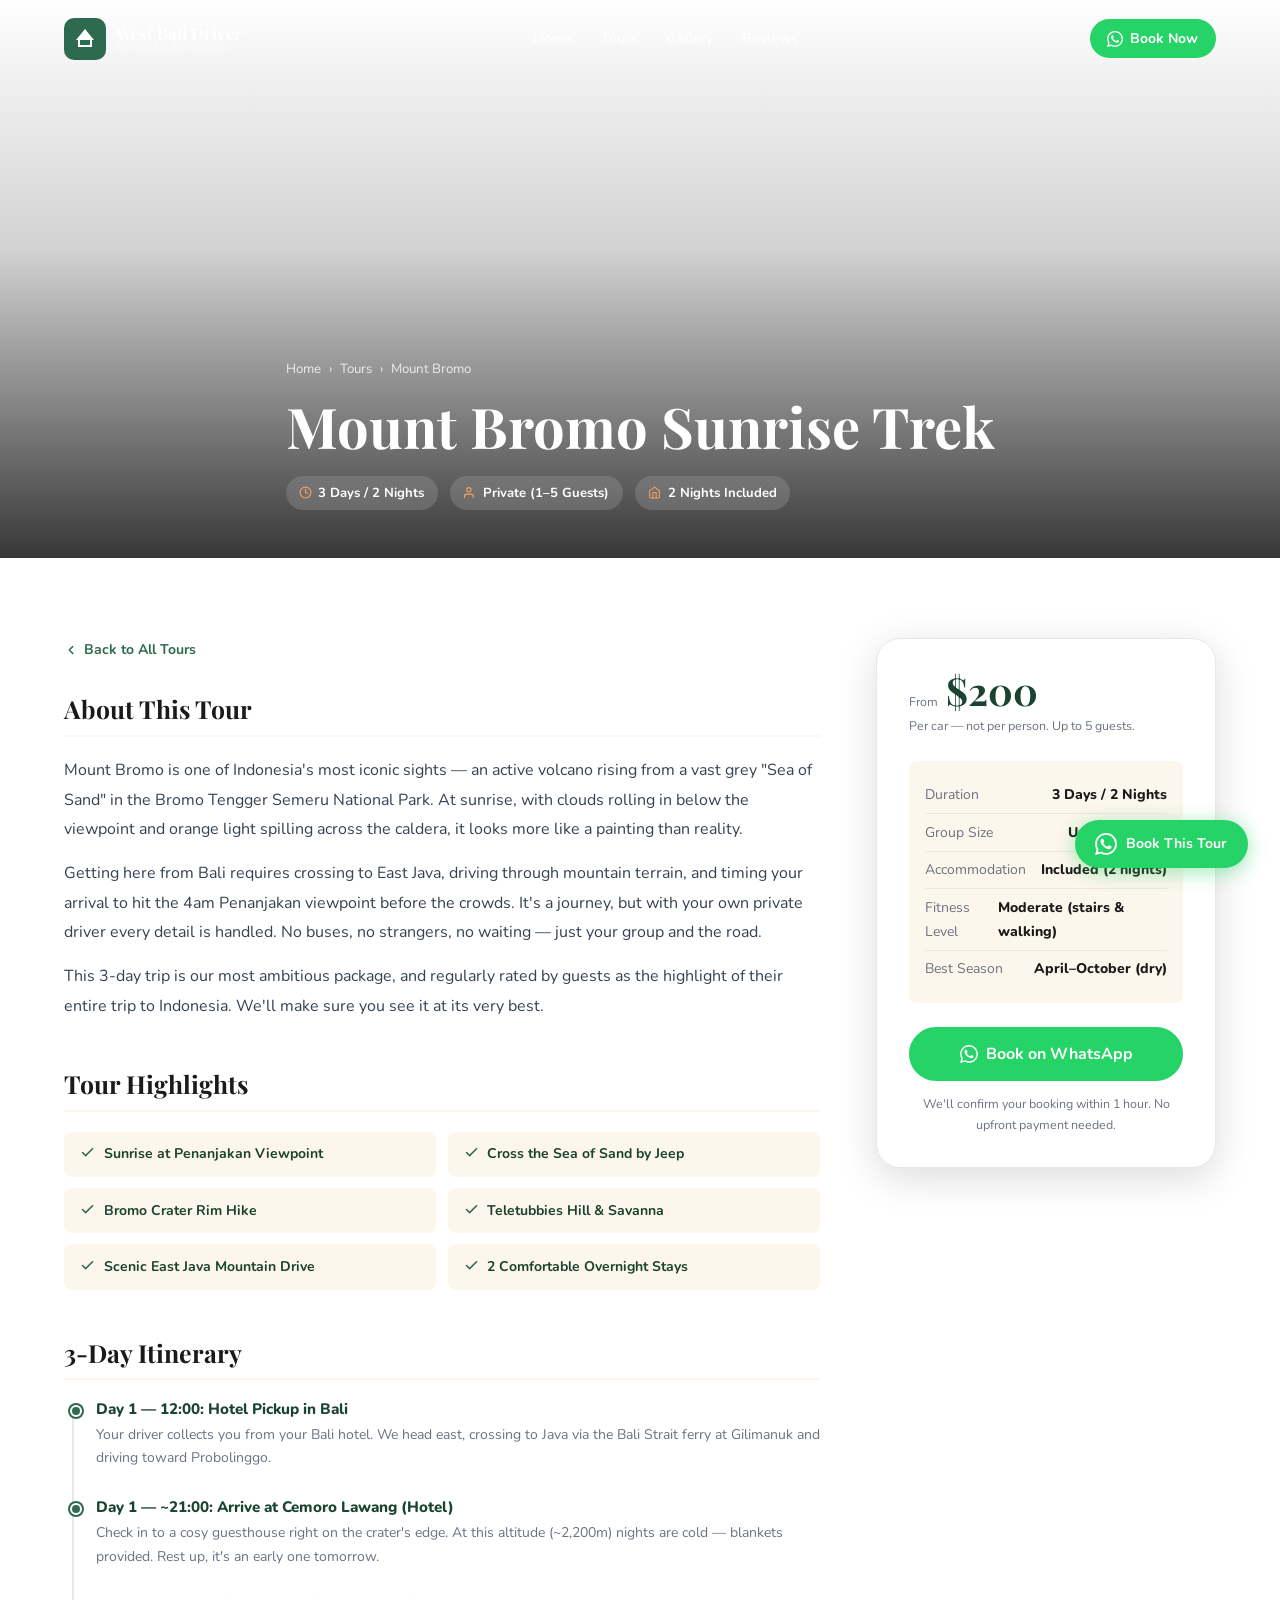
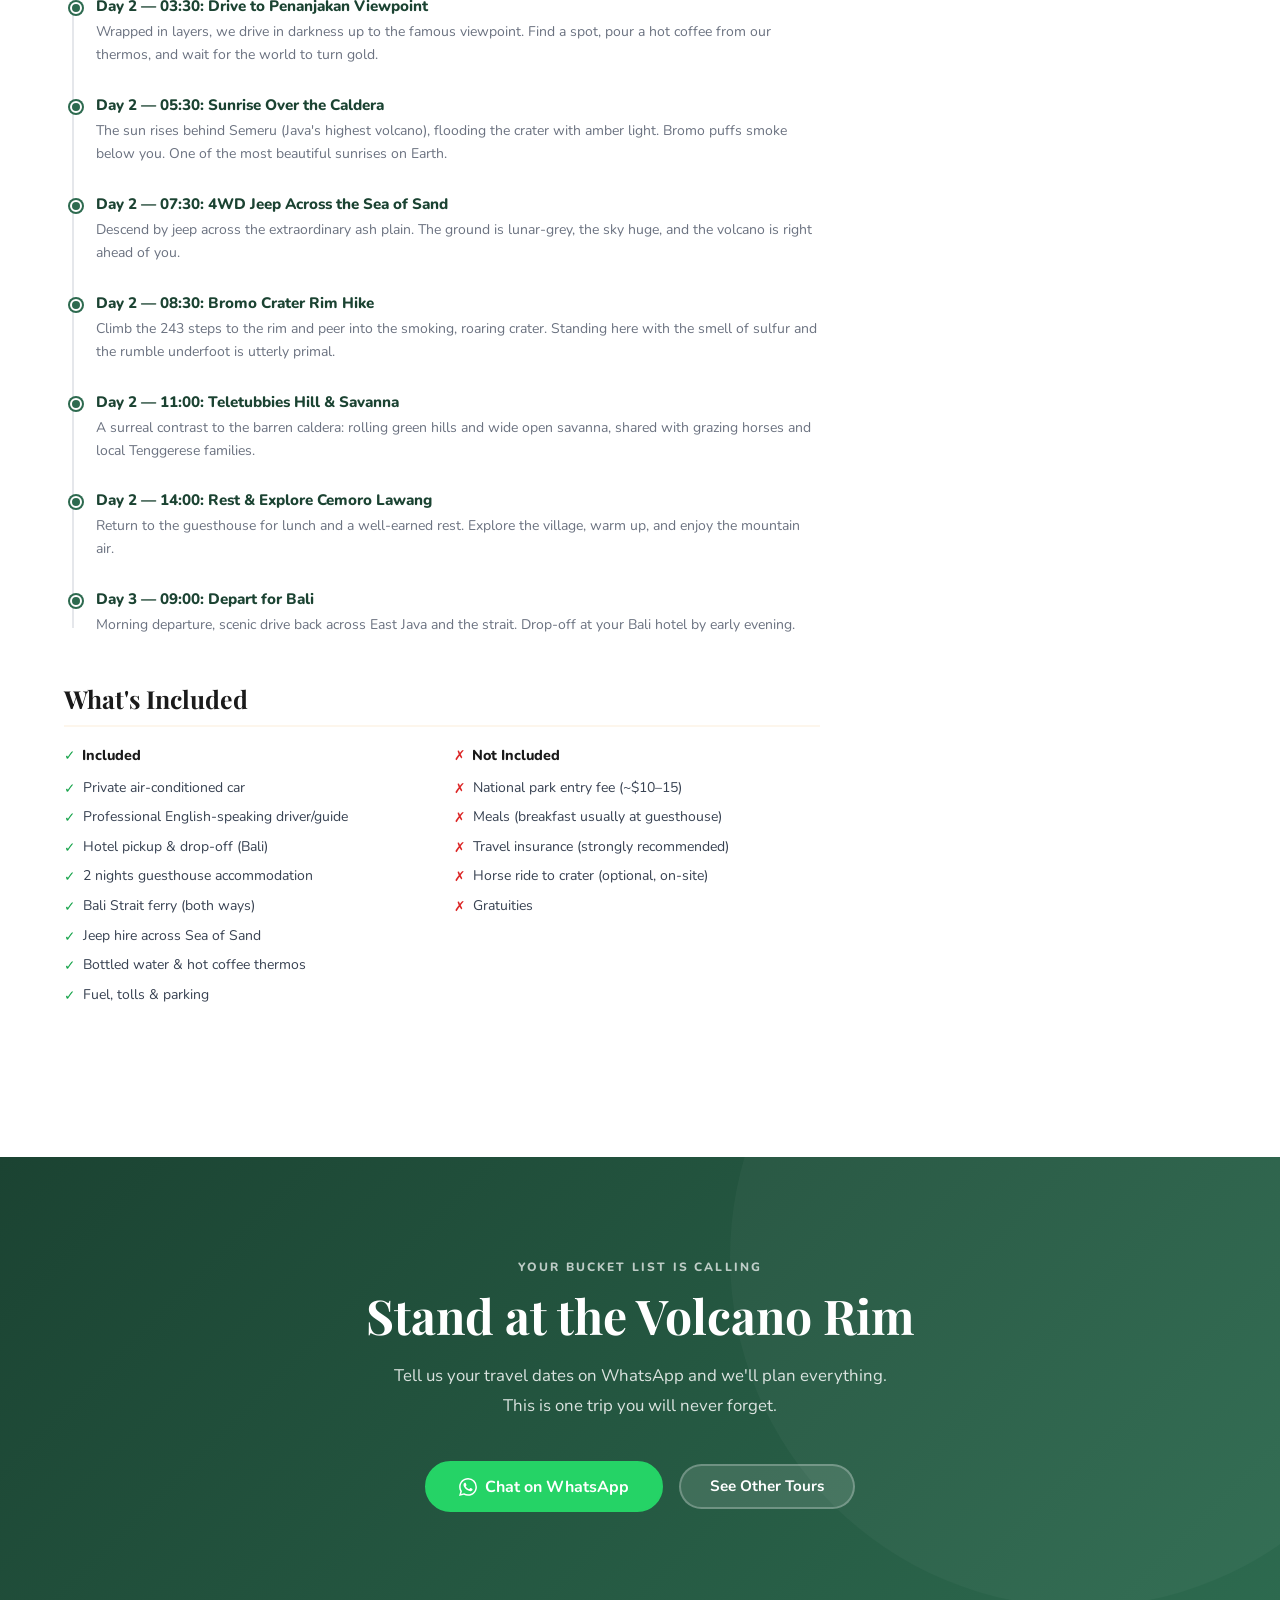
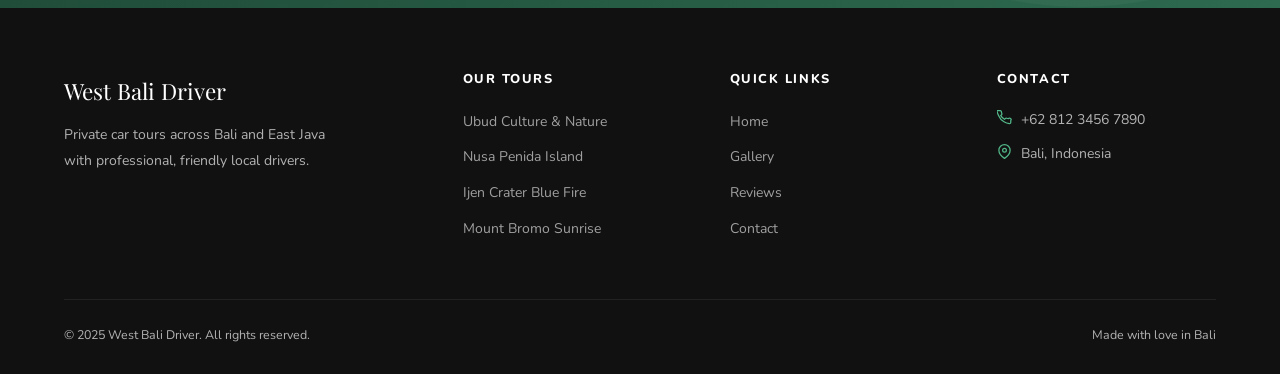
<file: bromo.html>
<!DOCTYPE html>
<html lang="en">
<head>
  <meta charset="UTF-8" />
  <meta name="viewport" content="width=device-width, initial-scale=1.0" />
  <title>Mount Bromo Sunrise Tour — West Bali Driver</title>
  <meta name="description" content="3-day private tour from Bali to Mount Bromo. Sunrise at Penanjakan, the Sea of Sand, and the crater rim. Accommodation included. From $200." />
  <link rel="preconnect" href="https://fonts.googleapis.com" />
  <link href="https://fonts.googleapis.com/css2?family=Playfair+Display:ital,wght@0,400;0,600;0,700;1,400&family=Nunito:wght@300;400;600;700;800&display=swap" rel="stylesheet" />
  <link rel="stylesheet" href="style.css" />
</head>
<body>

<!-- Mobile Nav -->
<nav class="mobile-nav" id="mobileNav">
  <button class="mobile-nav-close" onclick="closeMobileNav()">&times;</button>
  <a href="index.html" onclick="closeMobileNav()">Home</a>
  <a href="index.html#tours" onclick="closeMobileNav()">Tours</a>
  <a href="index.html#gallery" onclick="closeMobileNav()">Gallery</a>
  <a href="index.html#reviews" onclick="closeMobileNav()">Reviews</a>
  <a href="https://wa.me/6581292310?text=Hello!%20I%27m%20interested%20in%20the%20Mount%20Bromo%20tour." target="_blank" class="mobile-nav-wa">
    <svg viewBox="0 0 24 24"><path d="M17.472 14.382c-.297-.149-1.758-.867-2.03-.967-.273-.099-.471-.148-.67.15-.197.297-.767.966-.94 1.164-.173.199-.347.223-.644.075-.297-.15-1.255-.463-2.39-1.475-.883-.788-1.48-1.761-1.653-2.059-.173-.297-.018-.458.13-.606.134-.133.298-.347.446-.52.149-.174.198-.298.298-.497.099-.198.05-.371-.025-.52-.075-.149-.669-1.612-.916-2.207-.242-.579-.487-.5-.669-.51-.173-.008-.371-.01-.57-.01-.198 0-.52.074-.792.372-.272.297-1.04 1.016-1.04 2.479 0 1.462 1.065 2.875 1.213 3.074.149.198 2.096 3.2 5.077 4.487.709.306 1.262.489 1.694.625.712.227 1.36.195 1.871.118.571-.085 1.758-.719 2.006-1.413.248-.694.248-1.289.173-1.413-.074-.124-.272-.198-.57-.347m-5.421 7.403h-.004a9.87 9.87 0 01-5.031-1.378l-.361-.214-3.741.982.998-3.648-.235-.374a9.86 9.86 0 01-1.51-5.26c.001-5.45 4.436-9.884 9.888-9.884 2.64 0 5.122 1.03 6.988 2.898a9.825 9.825 0 012.893 6.994c-.003 5.45-4.437 9.884-9.885 9.884m8.413-18.297A11.815 11.815 0 0012.05 0C5.495 0 .16 5.335.157 11.892c0 2.096.547 4.142 1.588 5.945L.057 24l6.305-1.654a11.882 11.882 0 005.683 1.448h.005c6.554 0 11.89-5.335 11.893-11.893a11.821 11.821 0 00-3.48-8.413Z"/></svg>
    Book This Tour
  </a>
</nav>

<!-- Navbar -->
<header class="navbar" id="navbar">
  <div class="container">
    <div class="nav-inner">
      <a href="index.html" class="nav-logo">
        <div class="logo-icon">
          <svg viewBox="0 0 24 24" fill="white"><path d="M5 13H3l9-11 9 11h-2v7H5v-7zm2 0v5h10v-5H7z"/></svg>
        </div>
        <div class="logo-text">
          <span class="logo-name">West Bali Driver</span>
          <span class="logo-sub">Private Car Tours</span>
        </div>
      </a>
      <nav class="nav-links">
        <a href="index.html">Home</a>
        <a href="index.html#tours">Tours</a>
        <a href="index.html#gallery">Gallery</a>
        <a href="index.html#reviews">Reviews</a>
      </nav>
      <div style="display:flex;align-items:center;gap:0.75rem;">
        <a href="https://wa.me/6581292310?text=Hello!%20I%27m%20interested%20in%20the%20Mount%20Bromo%20tour." target="_blank" class="nav-wa">
          <svg viewBox="0 0 24 24"><path d="M17.472 14.382c-.297-.149-1.758-.867-2.03-.967-.273-.099-.471-.148-.67.15-.197.297-.767.966-.94 1.164-.173.199-.347.223-.644.075-.297-.15-1.255-.463-2.39-1.475-.883-.788-1.48-1.761-1.653-2.059-.173-.297-.018-.458.13-.606.134-.133.298-.347.446-.52.149-.174.198-.298.298-.497.099-.198.05-.371-.025-.52-.075-.149-.669-1.612-.916-2.207-.242-.579-.487-.5-.669-.51-.173-.008-.371-.01-.57-.01-.198 0-.52.074-.792.372-.272.297-1.04 1.016-1.04 2.479 0 1.462 1.065 2.875 1.213 3.074.149.198 2.096 3.2 5.077 4.487.709.306 1.262.489 1.694.625.712.227 1.36.195 1.871.118.571-.085 1.758-.719 2.006-1.413.248-.694.248-1.289.173-1.413-.074-.124-.272-.198-.57-.347m-5.421 7.403h-.004a9.87 9.87 0 01-5.031-1.378l-.361-.214-3.741.982.998-3.648-.235-.374a9.86 9.86 0 01-1.51-5.26c.001-5.45 4.436-9.884 9.888-9.884 2.64 0 5.122 1.03 6.988 2.898a9.825 9.825 0 012.893 6.994c-.003 5.45-4.437 9.884-9.885 9.884m8.413-18.297A11.815 11.815 0 0012.05 0C5.495 0 .16 5.335.157 11.892c0 2.096.547 4.142 1.588 5.945L.057 24l6.305-1.654a11.882 11.882 0 005.683 1.448h.005c6.554 0 11.89-5.335 11.893-11.893a11.821 11.821 0 00-3.48-8.413Z"/></svg>
          <span class="wa-label">Book Now</span>
        </a>
        <button class="hamburger" onclick="openMobileNav()"><span></span><span></span><span></span></button>
      </div>
    </div>
  </div>
</header>

<!-- Tour Hero -->
<section class="tour-hero">
  <div class="tour-hero-bg" style="background-image:url('https://picsum.photos/seed/bromo-sunrise/1600/900');"></div>
  <div class="container">
    <div class="tour-hero-content">
      <div class="breadcrumb">
        <a href="index.html">Home</a>
        <span>&rsaquo;</span>
        <a href="index.html#tours">Tours</a>
        <span>&rsaquo;</span>
        <span>Mount Bromo</span>
      </div>
      <h1>Mount Bromo Sunrise Trek</h1>
      <div class="tour-meta">
        <div class="tmeta">
          <svg viewBox="0 0 24 24"><circle cx="12" cy="12" r="10"/><polyline points="12 6 12 12 16 14"/></svg>
          3 Days / 2 Nights
        </div>
        <div class="tmeta">
          <svg viewBox="0 0 24 24"><path d="M17 21v-2a4 4 0 00-4-4H5a4 4 0 00-4 4v2"/><circle cx="9" cy="7" r="4"/></svg>
          Private (1&ndash;5 Guests)
        </div>
        <div class="tmeta">
          <svg viewBox="0 0 24 24"><path d="M3 9l9-7 9 7v11a2 2 0 01-2 2H5a2 2 0 01-2-2z"/><polyline points="9 22 9 12 15 12 15 22"/></svg>
          2 Nights Included
        </div>
      </div>
    </div>
  </div>
</section>

<!-- Tour Content -->
<section class="tour-content">
  <div class="container">
    <div class="tour-layout">
      <div>
        <a href="index.html#tours" class="back-link">
          <svg viewBox="0 0 24 24"><polyline points="15 18 9 12 15 6"/></svg>
          Back to All Tours
        </a>

        <div class="tour-section">
          <h2>About This Tour</h2>
          <p>Mount Bromo is one of Indonesia's most iconic sights &mdash; an active volcano rising from a vast grey "Sea of Sand" in the Bromo Tengger Semeru National Park. At sunrise, with clouds rolling in below the viewpoint and orange light spilling across the caldera, it looks more like a painting than reality.</p>
          <p>Getting here from Bali requires crossing to East Java, driving through mountain terrain, and timing your arrival to hit the 4am Penanjakan viewpoint before the crowds. It's a journey, but with your own private driver every detail is handled. No buses, no strangers, no waiting &mdash; just your group and the road.</p>
          <p>This 3-day trip is our most ambitious package, and regularly rated by guests as the highlight of their entire trip to Indonesia. We'll make sure you see it at its very best.</p>
        </div>

        <div class="tour-section">
          <h2>Tour Highlights</h2>
          <div class="highlights-grid">
            <div class="hl-item">
              <svg viewBox="0 0 24 24"><polyline points="20 6 9 17 4 12"/></svg>
              Sunrise at Penanjakan Viewpoint
            </div>
            <div class="hl-item">
              <svg viewBox="0 0 24 24"><polyline points="20 6 9 17 4 12"/></svg>
              Cross the Sea of Sand by Jeep
            </div>
            <div class="hl-item">
              <svg viewBox="0 0 24 24"><polyline points="20 6 9 17 4 12"/></svg>
              Bromo Crater Rim Hike
            </div>
            <div class="hl-item">
              <svg viewBox="0 0 24 24"><polyline points="20 6 9 17 4 12"/></svg>
              Teletubbies Hill &amp; Savanna
            </div>
            <div class="hl-item">
              <svg viewBox="0 0 24 24"><polyline points="20 6 9 17 4 12"/></svg>
              Scenic East Java Mountain Drive
            </div>
            <div class="hl-item">
              <svg viewBox="0 0 24 24"><polyline points="20 6 9 17 4 12"/></svg>
              2 Comfortable Overnight Stays
            </div>
          </div>
        </div>

        <div class="tour-section">
          <h2>3-Day Itinerary</h2>
          <div class="itinerary">
            <div class="itin-item">
              <h4>Day 1 &mdash; 12:00: Hotel Pickup in Bali</h4>
              <p>Your driver collects you from your Bali hotel. We head east, crossing to Java via the Bali Strait ferry at Gilimanuk and driving toward Probolinggo.</p>
            </div>
            <div class="itin-item">
              <h4>Day 1 &mdash; ~21:00: Arrive at Cemoro Lawang (Hotel)</h4>
              <p>Check in to a cosy guesthouse right on the crater's edge. At this altitude (~2,200m) nights are cold &mdash; blankets provided. Rest up, it's an early one tomorrow.</p>
            </div>
            <div class="itin-item">
              <h4>Day 2 &mdash; 03:30: Drive to Penanjakan Viewpoint</h4>
              <p>Wrapped in layers, we drive in darkness up to the famous viewpoint. Find a spot, pour a hot coffee from our thermos, and wait for the world to turn gold.</p>
            </div>
            <div class="itin-item">
              <h4>Day 2 &mdash; 05:30: Sunrise Over the Caldera</h4>
              <p>The sun rises behind Semeru (Java's highest volcano), flooding the crater with amber light. Bromo puffs smoke below you. One of the most beautiful sunrises on Earth.</p>
            </div>
            <div class="itin-item">
              <h4>Day 2 &mdash; 07:30: 4WD Jeep Across the Sea of Sand</h4>
              <p>Descend by jeep across the extraordinary ash plain. The ground is lunar-grey, the sky huge, and the volcano is right ahead of you.</p>
            </div>
            <div class="itin-item">
              <h4>Day 2 &mdash; 08:30: Bromo Crater Rim Hike</h4>
              <p>Climb the 243 steps to the rim and peer into the smoking, roaring crater. Standing here with the smell of sulfur and the rumble underfoot is utterly primal.</p>
            </div>
            <div class="itin-item">
              <h4>Day 2 &mdash; 11:00: Teletubbies Hill &amp; Savanna</h4>
              <p>A surreal contrast to the barren caldera: rolling green hills and wide open savanna, shared with grazing horses and local Tenggerese families.</p>
            </div>
            <div class="itin-item">
              <h4>Day 2 &mdash; 14:00: Rest &amp; Explore Cemoro Lawang</h4>
              <p>Return to the guesthouse for lunch and a well-earned rest. Explore the village, warm up, and enjoy the mountain air.</p>
            </div>
            <div class="itin-item">
              <h4>Day 3 &mdash; 09:00: Depart for Bali</h4>
              <p>Morning departure, scenic drive back across East Java and the strait. Drop-off at your Bali hotel by early evening.</p>
            </div>
          </div>
        </div>

        <div class="tour-section">
          <h2>What's Included</h2>
          <div class="inc-grid">
            <div class="inc-col">
              <h3><i class="ck">&#10003;</i> Included</h3>
              <ul>
                <li><i class="ck">&#10003;</i> Private air-conditioned car</li>
                <li><i class="ck">&#10003;</i> Professional English-speaking driver/guide</li>
                <li><i class="ck">&#10003;</i> Hotel pickup &amp; drop-off (Bali)</li>
                <li><i class="ck">&#10003;</i> 2 nights guesthouse accommodation</li>
                <li><i class="ck">&#10003;</i> Bali Strait ferry (both ways)</li>
                <li><i class="ck">&#10003;</i> Jeep hire across Sea of Sand</li>
                <li><i class="ck">&#10003;</i> Bottled water &amp; hot coffee thermos</li>
                <li><i class="ck">&#10003;</i> Fuel, tolls &amp; parking</li>
              </ul>
            </div>
            <div class="inc-col">
              <h3><i class="cx">&#10007;</i> Not Included</h3>
              <ul>
                <li><i class="cx">&#10007;</i> National park entry fee (~$10&ndash;15)</li>
                <li><i class="cx">&#10007;</i> Meals (breakfast usually at guesthouse)</li>
                <li><i class="cx">&#10007;</i> Travel insurance (strongly recommended)</li>
                <li><i class="cx">&#10007;</i> Horse ride to crater (optional, on-site)</li>
                <li><i class="cx">&#10007;</i> Gratuities</li>
              </ul>
            </div>
          </div>
        </div>
      </div>

      <!-- Booking Sidebar -->
      <div>
        <div class="booking-card">
          <div class="book-price-row">
            <span class="book-from">From</span>
            <span class="book-amount">$200</span>
          </div>
          <p class="book-note">Per car &mdash; not per person. Up to 5 guests.</p>
          <div class="book-details">
            <div class="book-row">
              <span class="lbl">Duration</span>
              <span class="val">3 Days / 2 Nights</span>
            </div>
            <div class="book-row">
              <span class="lbl">Group Size</span>
              <span class="val">Up to 5 Guests</span>
            </div>
            <div class="book-row">
              <span class="lbl">Accommodation</span>
              <span class="val">Included (2 nights)</span>
            </div>
            <div class="book-row">
              <span class="lbl">Fitness Level</span>
              <span class="val">Moderate (stairs &amp; walking)</span>
            </div>
            <div class="book-row">
              <span class="lbl">Best Season</span>
              <span class="val">April&ndash;October (dry)</span>
            </div>
          </div>
          <a href="https://wa.me/6581292310?text=Hello!%20I%27d%20like%20to%20book%20the%20Mount%20Bromo%20Sunrise%20Tour.%20Please%20let%20me%20know%20available%20dates%20and%20prices." target="_blank" class="btn btn-whatsapp book-btn">
            <svg viewBox="0 0 24 24" fill="white" width="18" height="18"><path d="M17.472 14.382c-.297-.149-1.758-.867-2.03-.967-.273-.099-.471-.148-.67.15-.197.297-.767.966-.94 1.164-.173.199-.347.223-.644.075-.297-.15-1.255-.463-2.39-1.475-.883-.788-1.48-1.761-1.653-2.059-.173-.297-.018-.458.13-.606.134-.133.298-.347.446-.52.149-.174.198-.298.298-.497.099-.198.05-.371-.025-.52-.075-.149-.669-1.612-.916-2.207-.242-.579-.487-.5-.669-.51-.173-.008-.371-.01-.57-.01-.198 0-.52.074-.792.372-.272.297-1.04 1.016-1.04 2.479 0 1.462 1.065 2.875 1.213 3.074.149.198 2.096 3.2 5.077 4.487.709.306 1.262.489 1.694.625.712.227 1.36.195 1.871.118.571-.085 1.758-.719 2.006-1.413.248-.694.248-1.289.173-1.413-.074-.124-.272-.198-.57-.347m-5.421 7.403h-.004a9.87 9.87 0 01-5.031-1.378l-.361-.214-3.741.982.998-3.648-.235-.374a9.86 9.86 0 01-1.51-5.26c.001-5.45 4.436-9.884 9.888-9.884 2.64 0 5.122 1.03 6.988 2.898a9.825 9.825 0 012.893 6.994c-.003 5.45-4.437 9.884-9.885 9.884m8.413-18.297A11.815 11.815 0 0012.05 0C5.495 0 .16 5.335.157 11.892c0 2.096.547 4.142 1.588 5.945L.057 24l6.305-1.654a11.882 11.882 0 005.683 1.448h.005c6.554 0 11.89-5.335 11.893-11.893a11.821 11.821 0 00-3.48-8.413Z"/></svg>
            Book on WhatsApp
          </a>
          <p class="book-disclaimer">We'll confirm your booking within 1 hour. No upfront payment needed.</p>
        </div>
      </div>
    </div>
  </div>
</section>

<!-- CTA -->
<section class="cta-section">
  <div class="container">
    <span class="section-label" style="color:rgba(255,255,255,0.7);">Your Bucket List is Calling</span>
    <h2>Stand at the Volcano Rim</h2>
    <p>Tell us your travel dates on WhatsApp and we'll plan everything. This is one trip you will never forget.</p>
    <div class="cta-actions">
      <a href="https://wa.me/6581292310?text=Hello!%20I%27d%20like%20to%20book%20the%20Mount%20Bromo%20tour." target="_blank" class="btn btn-whatsapp">
        <svg viewBox="0 0 24 24" fill="white" width="18" height="18"><path d="M17.472 14.382c-.297-.149-1.758-.867-2.03-.967-.273-.099-.471-.148-.67.15-.197.297-.767.966-.94 1.164-.173.199-.347.223-.644.075-.297-.15-1.255-.463-2.39-1.475-.883-.788-1.48-1.761-1.653-2.059-.173-.297-.018-.458.13-.606.134-.133.298-.347.446-.52.149-.174.198-.298.298-.497.099-.198.05-.371-.025-.52-.075-.149-.669-1.612-.916-2.207-.242-.579-.487-.5-.669-.51-.173-.008-.371-.01-.57-.01-.198 0-.52.074-.792.372-.272.297-1.04 1.016-1.04 2.479 0 1.462 1.065 2.875 1.213 3.074.149.198 2.096 3.2 5.077 4.487.709.306 1.262.489 1.694.625.712.227 1.36.195 1.871.118.571-.085 1.758-.719 2.006-1.413.248-.694.248-1.289.173-1.413-.074-.124-.272-.198-.57-.347m-5.421 7.403h-.004a9.87 9.87 0 01-5.031-1.378l-.361-.214-3.741.982.998-3.648-.235-.374a9.86 9.86 0 01-1.51-5.26c.001-5.45 4.436-9.884 9.888-9.884 2.64 0 5.122 1.03 6.988 2.898a9.825 9.825 0 012.893 6.994c-.003 5.45-4.437 9.884-9.885 9.884m8.413-18.297A11.815 11.815 0 0012.05 0C5.495 0 .16 5.335.157 11.892c0 2.096.547 4.142 1.588 5.945L.057 24l6.305-1.654a11.882 11.882 0 005.683 1.448h.005c6.554 0 11.89-5.335 11.893-11.893a11.821 11.821 0 00-3.48-8.413Z"/></svg>
        Chat on WhatsApp
      </a>
      <a href="index.html#tours" class="btn btn-ghost">See Other Tours</a>
    </div>
  </div>
</section>

<!-- Footer -->
<footer>
  <div class="container">
    <div class="footer-grid">
      <div class="footer-brand">
        <span class="fn">West Bali Driver</span>
        <p>Private car tours across Bali and East Java with professional, friendly local drivers.</p>
      </div>
      <div class="footer-col">
        <h4>Our Tours</h4>
        <ul>
          <li><a href="ubud.html">Ubud Culture &amp; Nature</a></li>
          <li><a href="nusa-penida.html">Nusa Penida Island</a></li>
          <li><a href="ijen.html">Ijen Crater Blue Fire</a></li>
          <li><a href="bromo.html">Mount Bromo Sunrise</a></li>
        </ul>
      </div>
      <div class="footer-col">
        <h4>Quick Links</h4>
        <ul>
          <li><a href="index.html">Home</a></li>
          <li><a href="index.html#gallery">Gallery</a></li>
          <li><a href="index.html#reviews">Reviews</a></li>
          <li><a href="index.html#contact">Contact</a></li>
        </ul>
      </div>
      <div class="footer-col">
        <h4>Contact</h4>
        <div class="fc-item"><svg viewBox="0 0 24 24"><path d="M22 16.92v3a2 2 0 01-2.18 2 19.79 19.79 0 01-8.63-3.07A19.5 19.5 0 013.07 9.81a19.79 19.79 0 01-3.07-8.67A2 2 0 012 .99h3a2 2 0 012 1.72c.127.96.361 1.903.7 2.81a2 2 0 01-.45 2.11L6.09 8.91a16 16 0 006 6l1.27-1.27a2 2 0 012.11-.45c.907.339 1.85.573 2.81.7A2 2 0 0122 16.92z"/></svg>+62 812 3456 7890</div>
        <div class="fc-item"><svg viewBox="0 0 24 24"><path d="M21 10c0 7-9 13-9 13s-9-6-9-13a9 9 0 0118 0z"/><circle cx="12" cy="10" r="3"/></svg>Bali, Indonesia</div>
      </div>
    </div>
    <div class="footer-bottom">
      <span>&copy; 2025 West Bali Driver. All rights reserved.</span>
      <span>Made with love in Bali</span>
    </div>
  </div>
</footer>

<a href="https://wa.me/6581292310?text=Hello!%20I%27m%20interested%20in%20the%20Mount%20Bromo%20tour." target="_blank" class="wa-float">
  <svg viewBox="0 0 24 24"><path d="M17.472 14.382c-.297-.149-1.758-.867-2.03-.967-.273-.099-.471-.148-.67.15-.197.297-.767.966-.94 1.164-.173.199-.347.223-.644.075-.297-.15-1.255-.463-2.39-1.475-.883-.788-1.48-1.761-1.653-2.059-.173-.297-.018-.458.13-.606.134-.133.298-.347.446-.52.149-.174.198-.298.298-.497.099-.198.05-.371-.025-.52-.075-.149-.669-1.612-.916-2.207-.242-.579-.487-.5-.669-.51-.173-.008-.371-.01-.57-.01-.198 0-.52.074-.792.372-.272.297-1.04 1.016-1.04 2.479 0 1.462 1.065 2.875 1.213 3.074.149.198 2.096 3.2 5.077 4.487.709.306 1.262.489 1.694.625.712.227 1.36.195 1.871.118.571-.085 1.758-.719 2.006-1.413.248-.694.248-1.289.173-1.413-.074-.124-.272-.198-.57-.347m-5.421 7.403h-.004a9.87 9.87 0 01-5.031-1.378l-.361-.214-3.741.982.998-3.648-.235-.374a9.86 9.86 0 01-1.51-5.26c.001-5.45 4.436-9.884 9.888-9.884 2.64 0 5.122 1.03 6.988 2.898a9.825 9.825 0 012.893 6.994c-.003 5.45-4.437 9.884-9.885 9.884m8.413-18.297A11.815 11.815 0 0012.05 0C5.495 0 .16 5.335.157 11.892c0 2.096.547 4.142 1.588 5.945L.057 24l6.305-1.654a11.882 11.882 0 005.683 1.448h.005c6.554 0 11.89-5.335 11.893-11.893a11.821 11.821 0 00-3.48-8.413Z"/></svg>
  <span class="wa-label">Book This Tour</span>
</a>

<script>
  const navbar = document.getElementById('navbar');
  window.addEventListener('scroll', () => { navbar.classList.toggle('scrolled', window.scrollY > 40); });
  function openMobileNav() { document.getElementById('mobileNav').classList.add('open'); document.body.style.overflow = 'hidden'; }
  function closeMobileNav() { document.getElementById('mobileNav').classList.remove('open'); document.body.style.overflow = ''; }
  const revealEls = document.querySelectorAll('.reveal');
  const observer = new IntersectionObserver((entries) => { entries.forEach(e => { if (e.isIntersecting) { e.target.classList.add('visible'); observer.unobserve(e.target); } }); }, { threshold: 0.1 });
  revealEls.forEach(el => observer.observe(el));
</script>
</body>
</html>
</file>
<file: style.css>
/* =============================================================================
   West Bali Driver — Shared Stylesheet
   ============================================================================= */

/* Custom Properties */
:root {
  --green-dark: #1B4332;
  --green: #2D6A4F;
  --green-mid: #40916C;
  --green-light: #52B788;
  --gold: #F4A261;
  --gold-dark: #E76F51;
  --cream: #FEFAE0;
  --sand: #FDF6EC;
  --white: #FFFFFF;
  --dark: #1A1A1A;
  --text: #374151;
  --text-light: #6B7280;
  --border: #E5E7EB;
  --whatsapp: #25D366;
  --whatsapp-dark: #128C7E;

  --font-heading: 'Playfair Display', Georgia, serif;
  --font-body: 'Nunito', system-ui, sans-serif;

  --shadow-sm: 0 1px 4px rgba(0,0,0,0.08);
  --shadow: 0 4px 20px rgba(0,0,0,0.1);
  --shadow-lg: 0 10px 40px rgba(0,0,0,0.14);

  --radius-sm: 8px;
  --radius: 16px;
  --radius-lg: 24px;
  --radius-full: 9999px;

  --transition: all 0.3s ease;
  --max-width: 1200px;
}

/* Reset */
*, *::before, *::after { margin: 0; padding: 0; box-sizing: border-box; }
html { scroll-behavior: smooth; }
body {
  font-family: var(--font-body);
  color: var(--text);
  background: var(--white);
  line-height: 1.7;
  overflow-x: hidden;
}
img { max-width: 100%; display: block; }
a { color: inherit; text-decoration: none; }
ul { list-style: none; }

/* Typography */
h1, h2, h3, h4 {
  font-family: var(--font-heading);
  line-height: 1.2;
  color: var(--dark);
}

.section-label {
  display: inline-block;
  font-size: 0.75rem;
  font-weight: 800;
  text-transform: uppercase;
  letter-spacing: 0.18em;
  color: var(--green-mid);
  margin-bottom: 0.6rem;
}

.section-title { font-size: clamp(1.9rem, 4vw, 2.75rem); margin-bottom: 0.9rem; }
.section-subtitle { font-size: 1.05rem; color: var(--text-light); max-width: 560px; line-height: 1.8; }
.centered { text-align: center; }
.centered .section-subtitle { margin: 0 auto; }

/* Container */
.container { max-width: var(--max-width); margin: 0 auto; padding: 0 1.5rem; }

/* Buttons */
.btn {
  display: inline-flex;
  align-items: center;
  gap: 0.5rem;
  padding: 0.8rem 1.8rem;
  border-radius: var(--radius-full);
  font-family: var(--font-body);
  font-size: 0.95rem;
  font-weight: 700;
  cursor: pointer;
  transition: var(--transition);
  border: 2px solid transparent;
  line-height: 1;
}

.btn-primary {
  background: var(--green);
  color: var(--white);
  border-color: var(--green);
}
.btn-primary:hover {
  background: var(--green-dark);
  border-color: var(--green-dark);
  transform: translateY(-2px);
  box-shadow: var(--shadow);
}

.btn-outline {
  background: transparent;
  color: var(--white);
  border-color: rgba(255,255,255,0.65);
}
.btn-outline:hover {
  background: rgba(255,255,255,0.12);
  border-color: var(--white);
  transform: translateY(-2px);
}

.btn-whatsapp {
  background: var(--whatsapp);
  color: var(--white);
  border-color: var(--whatsapp);
  font-size: 1rem;
  padding: 0.9rem 2rem;
}
.btn-whatsapp:hover {
  background: var(--whatsapp-dark);
  border-color: var(--whatsapp-dark);
  transform: translateY(-2px);
  box-shadow: 0 8px 24px rgba(37,211,102,0.35);
}

.btn-ghost {
  background: rgba(255,255,255,0.12);
  color: var(--white);
  border-color: rgba(255,255,255,0.25);
}
.btn-ghost:hover {
  background: rgba(255,255,255,0.2);
  transform: translateY(-2px);
}

/* ===== NAVIGATION ===== */
.navbar {
  position: fixed;
  top: 0; left: 0; right: 0;
  z-index: 1000;
  padding: 1.1rem 0;
  transition: var(--transition);
}
.navbar.scrolled {
  background: var(--white);
  box-shadow: var(--shadow);
  padding: 0.75rem 0;
}

.nav-inner {
  display: flex;
  align-items: center;
  justify-content: space-between;
  gap: 1.5rem;
}

.nav-logo {
  display: flex;
  align-items: center;
  gap: 0.6rem;
  flex-shrink: 0;
}
.logo-icon {
  width: 42px; height: 42px;
  background: var(--green);
  border-radius: 10px;
  display: flex; align-items: center; justify-content: center;
  flex-shrink: 0;
}
.logo-icon svg { width: 24px; height: 24px; fill: white; }
.logo-text { display: flex; flex-direction: column; line-height: 1.1; }
.logo-name {
  font-family: var(--font-heading);
  font-size: 1.05rem;
  font-weight: 700;
  color: var(--white);
  transition: color 0.3s;
}
.navbar.scrolled .logo-name { color: var(--green-dark); }
.logo-sub {
  font-size: 0.62rem;
  color: rgba(255,255,255,0.75);
  letter-spacing: 0.06em;
  text-transform: uppercase;
  transition: color 0.3s;
}
.navbar.scrolled .logo-sub { color: var(--text-light); }

.nav-links {
  display: flex;
  align-items: center;
  gap: 0.1rem;
}
.nav-links a {
  padding: 0.45rem 0.85rem;
  border-radius: var(--radius-full);
  font-weight: 600;
  font-size: 0.9rem;
  color: rgba(255,255,255,0.88);
  transition: var(--transition);
}
.navbar.scrolled .nav-links a { color: var(--text); }
.nav-links a:hover {
  background: rgba(255,255,255,0.14);
  color: var(--white);
}
.navbar.scrolled .nav-links a:hover {
  background: var(--sand);
  color: var(--green-dark);
}

.nav-wa {
  display: flex;
  align-items: center;
  gap: 0.45rem;
  background: var(--whatsapp);
  color: var(--white);
  padding: 0.5rem 1.1rem;
  border-radius: var(--radius-full);
  font-weight: 700;
  font-size: 0.875rem;
  transition: var(--transition);
}
.nav-wa:hover {
  background: var(--whatsapp-dark);
  transform: translateY(-1px);
}
.nav-wa svg { width: 16px; height: 16px; fill: white; }

.hamburger {
  display: none;
  flex-direction: column;
  gap: 5px;
  background: none;
  border: none;
  cursor: pointer;
  padding: 4px;
}
.hamburger span {
  display: block; width: 24px; height: 2px;
  background: var(--white);
  border-radius: 2px;
  transition: var(--transition);
}
.navbar.scrolled .hamburger span { background: var(--dark); }

/* Mobile nav overlay */
.mobile-nav {
  display: none;
  position: fixed;
  inset: 0;
  background: var(--white);
  z-index: 999;
  flex-direction: column;
  align-items: center;
  justify-content: center;
  gap: 1.75rem;
}
.mobile-nav.open { display: flex; }
.mobile-nav a {
  font-family: var(--font-heading);
  font-size: 1.85rem;
  font-weight: 600;
  color: var(--dark);
  transition: color 0.2s;
}
.mobile-nav a:hover { color: var(--green); }
.mobile-nav-close {
  position: absolute;
  top: 1.5rem; right: 1.75rem;
  background: none; border: none;
  font-size: 2.25rem;
  cursor: pointer;
  color: var(--text);
  line-height: 1;
}
.mobile-nav-wa {
  display: flex;
  align-items: center;
  gap: 0.6rem;
  background: var(--whatsapp);
  color: var(--white) !important;
  padding: 0.75rem 1.75rem;
  border-radius: var(--radius-full);
  font-size: 1rem !important;
  font-family: var(--font-body) !important;
  font-weight: 700;
  margin-top: 0.5rem;
}
.mobile-nav-wa svg { width: 20px; height: 20px; fill: white; }

/* ===== HERO ===== */
.hero {
  position: relative;
  min-height: 100vh;
  display: flex;
  align-items: center;
  overflow: hidden;
}
.hero-bg {
  position: absolute;
  inset: 0;
  background-image: url('https://picsum.photos/seed/bali-terraces/1920/1080');
  background-size: cover;
  background-position: center 40%;
}
.hero-bg::after {
  content: '';
  position: absolute;
  inset: 0;
  background: linear-gradient(
    135deg,
    rgba(27,67,50,0.88) 0%,
    rgba(27,67,50,0.55) 55%,
    rgba(0,0,0,0.15) 100%
  );
}
.hero-content {
  position: relative;
  z-index: 1;
  padding: 8rem 0 5rem;
  max-width: 720px;
}
.hero-badge {
  display: inline-flex;
  align-items: center;
  gap: 0.5rem;
  background: rgba(255,255,255,0.12);
  backdrop-filter: blur(10px);
  border: 1px solid rgba(255,255,255,0.22);
  color: var(--white);
  padding: 0.4rem 1rem;
  border-radius: var(--radius-full);
  font-size: 0.78rem;
  font-weight: 700;
  letter-spacing: 0.08em;
  text-transform: uppercase;
  margin-bottom: 1.75rem;
}
.badge-dot {
  width: 6px; height: 6px;
  background: var(--gold);
  border-radius: 50%;
}
.hero h1 {
  font-size: clamp(2.2rem, 5.5vw, 3.9rem);
  color: var(--white);
  margin-bottom: 1.25rem;
  line-height: 1.13;
}
.hero h1 em {
  font-style: normal;
  color: var(--gold);
}
.hero-sub {
  font-size: 1.1rem;
  color: rgba(255,255,255,0.88);
  margin-bottom: 2.5rem;
  max-width: 520px;
  line-height: 1.85;
}
.hero-actions { display: flex; gap: 1rem; flex-wrap: wrap; }

/* Hero stat bar */
.hero-stats {
  position: absolute;
  bottom: 0; left: 0; right: 0;
  z-index: 1;
  background: rgba(255,255,255,0.08);
  backdrop-filter: blur(14px);
  border-top: 1px solid rgba(255,255,255,0.12);
}
.hero-stats-inner {
  display: flex;
  justify-content: flex-start;
  gap: 0;
}
.hero-stat {
  padding: 1.35rem 2.5rem;
  border-right: 1px solid rgba(255,255,255,0.12);
  text-align: center;
  color: var(--white);
}
.hero-stat:last-child { border-right: none; }
.stat-num {
  display: block;
  font-family: var(--font-heading);
  font-size: 2rem;
  font-weight: 700;
  color: var(--gold);
  line-height: 1;
}
.stat-label {
  font-size: 0.72rem;
  opacity: 0.8;
  text-transform: uppercase;
  letter-spacing: 0.06em;
  margin-top: 0.25rem;
}

/* ===== FEATURES ===== */
.features {
  padding: 6rem 0;
  background: var(--sand);
}
.features-grid {
  display: grid;
  grid-template-columns: repeat(auto-fit, minmax(240px, 1fr));
  gap: 1.5rem;
  margin-top: 3rem;
}
.feature-card {
  background: var(--white);
  border-radius: var(--radius);
  padding: 2rem;
  border: 1px solid var(--border);
  box-shadow: var(--shadow-sm);
  transition: var(--transition);
}
.feature-card:hover {
  transform: translateY(-5px);
  box-shadow: var(--shadow);
}
.feat-icon {
  width: 52px; height: 52px;
  background: var(--sand);
  border-radius: var(--radius-sm);
  display: flex; align-items: center; justify-content: center;
  margin-bottom: 1.25rem;
}
.feat-icon svg {
  width: 26px; height: 26px;
  stroke: var(--green);
  fill: none;
  stroke-width: 1.75;
  stroke-linecap: round;
  stroke-linejoin: round;
}
.feature-card h3 { font-size: 1.1rem; margin-bottom: 0.45rem; }
.feature-card p { font-size: 0.88rem; color: var(--text-light); line-height: 1.75; }

/* ===== PACKAGES ===== */
.packages { padding: 6rem 0; }
.packages-header {
  display: flex;
  align-items: flex-end;
  justify-content: space-between;
  gap: 1.5rem;
  margin-bottom: 3rem;
  flex-wrap: wrap;
}
.packages-grid {
  display: grid;
  grid-template-columns: repeat(auto-fit, minmax(270px, 1fr));
  gap: 1.75rem;
}
.pkg-card {
  border-radius: var(--radius-lg);
  overflow: hidden;
  background: var(--white);
  box-shadow: var(--shadow-sm);
  border: 1px solid var(--border);
  transition: var(--transition);
  display: flex;
  flex-direction: column;
}
.pkg-card:hover {
  transform: translateY(-7px);
  box-shadow: var(--shadow-lg);
}
.pkg-img {
  position: relative;
  height: 215px;
  overflow: hidden;
}
.pkg-img img {
  width: 100%; height: 100%;
  object-fit: cover;
  transition: transform 0.55s ease;
}
.pkg-card:hover .pkg-img img { transform: scale(1.06); }
.pkg-duration {
  position: absolute;
  top: 0.9rem; left: 0.9rem;
  background: var(--white);
  color: var(--green-dark);
  padding: 0.3rem 0.7rem;
  border-radius: var(--radius-full);
  font-size: 0.75rem;
  font-weight: 800;
  display: flex;
  align-items: center;
  gap: 0.3rem;
}
.pkg-duration svg {
  width: 11px; height: 11px;
  stroke: var(--green); fill: none; stroke-width: 2.5; stroke-linecap: round;
}
.pkg-body {
  padding: 1.4rem 1.5rem 1.5rem;
  flex: 1;
  display: flex;
  flex-direction: column;
}
.pkg-loc {
  font-size: 0.72rem;
  color: var(--green-mid);
  font-weight: 800;
  text-transform: uppercase;
  letter-spacing: 0.12em;
  margin-bottom: 0.35rem;
}
.pkg-card h3 { font-size: 1.25rem; margin-bottom: 0.55rem; }
.pkg-card p {
  font-size: 0.875rem;
  color: var(--text-light);
  line-height: 1.7;
  flex: 1;
  margin-bottom: 1.25rem;
}
.pkg-footer {
  display: flex;
  align-items: center;
  justify-content: space-between;
  padding-top: 1.1rem;
  border-top: 1px solid var(--border);
}
.pkg-price .from { font-size: 0.68rem; color: var(--text-light); display: block; }
.pkg-price .amount {
  font-family: var(--font-heading);
  font-size: 1.55rem;
  font-weight: 700;
  color: var(--green-dark);
  line-height: 1;
}
.pkg-btn {
  display: inline-flex;
  align-items: center;
  gap: 0.4rem;
  background: var(--green);
  color: var(--white);
  padding: 0.55rem 1.15rem;
  border-radius: var(--radius-full);
  font-weight: 700;
  font-size: 0.82rem;
  transition: var(--transition);
  white-space: nowrap;
}
.pkg-btn:hover { background: var(--green-dark); transform: translateX(2px); }
.pkg-btn svg {
  width: 13px; height: 13px;
  stroke: white; fill: none; stroke-width: 2.5; stroke-linecap: round; stroke-linejoin: round;
}

/* ===== GALLERY ===== */
.gallery { padding: 6rem 0; background: var(--sand); }
.gallery-grid {
  display: grid;
  grid-template-columns: repeat(4, 1fr);
  grid-template-rows: 220px 220px;
  gap: 0.7rem;
  margin-top: 3rem;
}
.gal-item {
  border-radius: var(--radius-sm);
  overflow: hidden;
  position: relative;
  cursor: pointer;
}
.gal-item.tall { grid-row: span 2; }
.gal-item.wide { grid-column: span 2; }
.gal-item img {
  width: 100%; height: 100%;
  object-fit: cover;
  transition: transform 0.55s ease;
}
.gal-item:hover img { transform: scale(1.08); }
.gal-overlay {
  position: absolute;
  inset: 0;
  background: linear-gradient(to top, rgba(27,67,50,0.72) 0%, transparent 55%);
  opacity: 0;
  transition: opacity 0.3s;
  display: flex;
  align-items: flex-end;
  padding: 1rem;
}
.gal-item:hover .gal-overlay { opacity: 1; }
.gal-overlay span { color: var(--white); font-size: 0.85rem; font-weight: 700; }

/* ===== TESTIMONIALS ===== */
.testimonials { padding: 6rem 0; }
.testimonials-grid {
  display: grid;
  grid-template-columns: repeat(auto-fit, minmax(290px, 1fr));
  gap: 1.5rem;
  margin-top: 3rem;
}
.testi-card {
  background: var(--white);
  border: 1px solid var(--border);
  border-radius: var(--radius);
  padding: 2rem;
  box-shadow: var(--shadow-sm);
  transition: var(--transition);
  position: relative;
}
.testi-card:hover { box-shadow: var(--shadow); transform: translateY(-4px); }
.testi-card::before {
  content: '\201C';
  position: absolute;
  top: 1rem; right: 1.5rem;
  font-family: var(--font-heading);
  font-size: 5.5rem;
  line-height: 1;
  color: var(--green-light);
  opacity: 0.2;
}
.stars { color: #F59E0B; font-size: 0.95rem; letter-spacing: 2px; margin-bottom: 0.9rem; }
.testi-card blockquote {
  font-size: 0.93rem;
  line-height: 1.78;
  color: var(--text);
  font-style: italic;
  margin-bottom: 1.5rem;
}
.testi-author { display: flex; align-items: center; gap: 0.75rem; }
.testi-avatar {
  width: 44px; height: 44px;
  border-radius: 50%;
  overflow: hidden;
  flex-shrink: 0;
  background: var(--sand);
}
.testi-avatar img { width: 100%; height: 100%; object-fit: cover; }
.testi-info strong { display: block; font-size: 0.9rem; color: var(--dark); }
.testi-info span { font-size: 0.78rem; color: var(--text-light); }

/* ===== CTA ===== */
.cta-section {
  padding: 6rem 0;
  background: linear-gradient(135deg, var(--green-dark) 0%, var(--green) 100%);
  position: relative;
  overflow: hidden;
  text-align: center;
}
.cta-section::before {
  content: '';
  position: absolute;
  width: 700px; height: 700px;
  background: rgba(255,255,255,0.03);
  border-radius: 50%;
  top: -250px; right: -150px;
}
.cta-section .container { position: relative; z-index: 1; }
.cta-section h2 { font-size: clamp(2rem, 4vw, 3rem); color: var(--white); margin-bottom: 1rem; }
.cta-section p {
  color: rgba(255,255,255,0.83);
  font-size: 1.05rem;
  max-width: 500px;
  margin: 0 auto 2.5rem;
  line-height: 1.8;
}
.cta-actions { display: flex; align-items: center; justify-content: center; gap: 1rem; flex-wrap: wrap; }

/* ===== FOOTER ===== */
footer {
  background: #111;
  color: rgba(255,255,255,0.68);
  padding: 4rem 0 1.75rem;
}
.footer-grid {
  display: grid;
  grid-template-columns: 1.6fr 1fr 1fr 1fr;
  gap: 3rem;
  margin-bottom: 3rem;
}
.footer-brand .fn {
  font-family: var(--font-heading);
  font-size: 1.4rem;
  color: var(--white);
  display: block;
  margin-bottom: 0.75rem;
}
.footer-brand p { font-size: 0.875rem; line-height: 1.85; max-width: 270px; margin-bottom: 1.25rem; }
.footer-social { display: flex; gap: 0.6rem; }
.soc-link {
  width: 34px; height: 34px;
  background: rgba(255,255,255,0.07);
  border-radius: var(--radius-sm);
  display: flex; align-items: center; justify-content: center;
  transition: var(--transition);
}
.soc-link:hover { background: var(--green); }
.soc-link svg { width: 15px; height: 15px; fill: rgba(255,255,255,0.75); }
.footer-col h4 {
  font-size: 0.8rem;
  font-weight: 800;
  text-transform: uppercase;
  letter-spacing: 0.12em;
  color: var(--white);
  margin-bottom: 1.25rem;
  font-family: var(--font-body);
}
.footer-col ul li { margin-bottom: 0.55rem; }
.footer-col ul li a { font-size: 0.875rem; color: rgba(255,255,255,0.6); transition: color 0.2s; }
.footer-col ul li a:hover { color: var(--gold); }
.fc-item {
  display: flex; align-items: flex-start; gap: 0.6rem;
  margin-bottom: 0.7rem; font-size: 0.875rem;
}
.fc-item svg {
  width: 15px; height: 15px;
  stroke: var(--green-light); fill: none; stroke-width: 2;
  flex-shrink: 0; margin-top: 2px;
}
.footer-bottom {
  border-top: 1px solid rgba(255,255,255,0.07);
  padding-top: 1.5rem;
  display: flex;
  align-items: center;
  justify-content: space-between;
  gap: 1rem;
  flex-wrap: wrap;
  font-size: 0.78rem;
}

/* ===== FLOATING WHATSAPP ===== */
.wa-float {
  position: fixed;
  bottom: 2rem; right: 2rem;
  z-index: 500;
  display: flex;
  align-items: center;
  gap: 0.55rem;
  background: var(--whatsapp);
  color: var(--white);
  padding: 0.75rem 1.3rem;
  border-radius: var(--radius-full);
  font-weight: 700;
  font-size: 0.88rem;
  box-shadow: 0 4px 20px rgba(37,211,102,0.45);
  transition: var(--transition);
}
.wa-float:hover {
  background: var(--whatsapp-dark);
  transform: translateY(-3px);
  box-shadow: 0 8px 28px rgba(37,211,102,0.5);
}
.wa-float svg { width: 22px; height: 22px; fill: white; }

/* ===== TOUR DETAIL PAGES ===== */
.tour-hero {
  position: relative;
  height: 62vh;
  min-height: 460px;
  display: flex;
  align-items: flex-end;
  overflow: hidden;
}
.tour-hero-bg {
  position: absolute;
  inset: 0;
  background-size: cover;
  background-position: center;
}
.tour-hero-bg::after {
  content: '';
  position: absolute;
  inset: 0;
  background: linear-gradient(to top, rgba(0,0,0,0.78) 0%, rgba(0,0,0,0.18) 55%, transparent 100%);
}
.tour-hero-content {
  position: relative;
  z-index: 1;
  padding-bottom: 3rem;
  color: var(--white);
}
.breadcrumb {
  display: flex;
  align-items: center;
  gap: 0.5rem;
  font-size: 0.83rem;
  margin-bottom: 0.75rem;
  opacity: 0.82;
}
.breadcrumb a { color: var(--white); }
.breadcrumb a:hover { color: var(--gold); }
.tour-hero-content h1 { color: var(--white); font-size: clamp(2rem, 5vw, 3.5rem); margin-bottom: 1rem; }
.tour-meta { display: flex; flex-wrap: wrap; gap: 0.75rem; }
.tmeta {
  display: flex; align-items: center; gap: 0.4rem;
  background: rgba(255,255,255,0.14);
  backdrop-filter: blur(8px);
  padding: 0.38rem 0.85rem;
  border-radius: var(--radius-full);
  font-size: 0.82rem;
  font-weight: 700;
}
.tmeta svg { width: 13px; height: 13px; stroke: var(--gold); fill: none; stroke-width: 2; stroke-linecap: round; }

/* Tour content layout */
.tour-content { padding: 5rem 0 6rem; }
.tour-layout {
  display: grid;
  grid-template-columns: 1fr 340px;
  gap: 3.5rem;
  align-items: start;
}
.tour-section { margin-bottom: 3rem; }
.tour-section h2 {
  font-size: 1.55rem;
  margin-bottom: 1.2rem;
  padding-bottom: 0.7rem;
  border-bottom: 2px solid var(--sand);
}
.tour-section p { color: var(--text); line-height: 1.85; margin-bottom: 0.9rem; }

/* Highlights grid */
.highlights-grid {
  display: grid;
  grid-template-columns: repeat(2, 1fr);
  gap: 0.7rem;
}
.hl-item {
  display: flex; align-items: flex-start; gap: 0.55rem;
  background: var(--sand);
  padding: 0.8rem 1rem;
  border-radius: var(--radius-sm);
  font-size: 0.875rem;
  font-weight: 700;
  color: var(--green-dark);
  line-height: 1.4;
}
.hl-item svg {
  width: 15px; height: 15px;
  stroke: var(--green); fill: none; stroke-width: 2.5; stroke-linecap: round;
  flex-shrink: 0; margin-top: 1px;
}

/* Itinerary */
.itinerary { position: relative; padding-left: 2rem; }
.itinerary::before {
  content: '';
  position: absolute;
  left: 8px; top: 10px; bottom: 8px;
  width: 2px; background: var(--border);
}
.itin-item { position: relative; margin-bottom: 1.85rem; }
.itin-item::before {
  content: '';
  position: absolute;
  left: -1.63rem; top: 5px;
  width: 12px; height: 12px;
  border-radius: 50%;
  background: var(--green);
  border: 2.5px solid var(--white);
  box-shadow: 0 0 0 2px var(--green);
}
.itin-item h4 {
  font-size: 0.95rem;
  font-family: var(--font-body);
  font-weight: 800;
  color: var(--green-dark);
  margin-bottom: 0.3rem;
}
.itin-item p { font-size: 0.875rem; color: var(--text-light); margin: 0; line-height: 1.65; }

/* Includes */
.inc-grid { display: grid; grid-template-columns: 1fr 1fr; gap: 1.5rem; }
.inc-col h3 {
  font-size: 0.9rem;
  font-family: var(--font-body);
  font-weight: 800;
  margin-bottom: 0.75rem;
  display: flex; align-items: center; gap: 0.4rem;
}
.inc-col ul li {
  display: flex; align-items: flex-start; gap: 0.5rem;
  font-size: 0.875rem; color: var(--text); margin-bottom: 0.45rem; line-height: 1.5;
}
.ck { color: #16a34a; flex-shrink: 0; font-size: 0.85rem; margin-top: 2px; font-style: normal; }
.cx { color: #dc2626; flex-shrink: 0; font-size: 0.85rem; margin-top: 2px; font-style: normal; }

/* Booking sidebar */
.booking-card {
  background: var(--white);
  border-radius: var(--radius-lg);
  padding: 2rem;
  box-shadow: var(--shadow-lg);
  border: 1px solid var(--border);
  position: sticky;
  top: 6rem;
}
.book-price-row { display: flex; align-items: baseline; gap: 0.5rem; margin-bottom: 0.2rem; }
.book-from { font-size: 0.78rem; color: var(--text-light); }
.book-amount {
  font-family: var(--font-heading);
  font-size: 2.4rem;
  font-weight: 700;
  color: var(--green-dark);
  line-height: 1;
}
.book-note { font-size: 0.78rem; color: var(--text-light); margin-bottom: 1.5rem; }
.book-details {
  background: var(--sand);
  border-radius: var(--radius-sm);
  padding: 1rem;
  margin-bottom: 1.5rem;
}
.book-row {
  display: flex; justify-content: space-between; align-items: center;
  font-size: 0.875rem; padding: 0.4rem 0;
}
.book-row:not(:last-child) { border-bottom: 1px solid rgba(0,0,0,0.06); }
.book-row .lbl { color: var(--text-light); }
.book-row .val { font-weight: 800; color: var(--dark); }
.book-btn {
  width: 100%;
  justify-content: center;
  margin-bottom: 0.7rem;
  padding: 1rem;
  font-size: 1rem;
}
.book-disclaimer { text-align: center; font-size: 0.78rem; color: var(--text-light); }

/* Back link */
.back-link {
  display: inline-flex;
  align-items: center;
  gap: 0.4rem;
  color: var(--green);
  font-weight: 700;
  font-size: 0.875rem;
  margin-bottom: 2rem;
  transition: var(--transition);
}
.back-link:hover { color: var(--green-dark); transform: translateX(-2px); }
.back-link svg { width: 14px; height: 14px; stroke: currentColor; fill: none; stroke-width: 2.5; stroke-linecap: round; stroke-linejoin: round; }

/* ===== SCROLL ANIMATIONS ===== */
.reveal {
  opacity: 0;
  transform: translateY(30px);
  transition: opacity 0.7s ease, transform 0.7s ease;
}
.reveal.visible { opacity: 1; transform: translateY(0); }
.reveal-d1 { transition-delay: 0.1s; }
.reveal-d2 { transition-delay: 0.2s; }
.reveal-d3 { transition-delay: 0.3s; }
.reveal-d4 { transition-delay: 0.4s; }

/* ===== RESPONSIVE ===== */
@media (max-width: 1024px) {
  .footer-grid { grid-template-columns: 1fr 1fr; gap: 2rem; }
  .tour-layout { grid-template-columns: 1fr; }
  .booking-card { position: static; }
  .gallery-grid { grid-template-columns: repeat(2, 1fr); grid-template-rows: auto; }
  .gal-item.wide { grid-column: span 1; }
  .gal-item.tall { grid-row: span 1; }
}
@media (max-width: 768px) {
  .nav-links { display: none; }
  .nav-wa .wa-label { display: none; }
  .hamburger { display: flex; }
  .hero-stats { display: none; }
  .packages-header { flex-direction: column; align-items: flex-start; }
  .inc-grid { grid-template-columns: 1fr; }
  .highlights-grid { grid-template-columns: 1fr; }
  .gallery-grid {
    grid-template-columns: repeat(2, 1fr);
    grid-template-rows: repeat(3, 180px);
  }
  .footer-grid { grid-template-columns: 1fr; gap: 2rem; }
  .footer-bottom { flex-direction: column; text-align: center; }
  .wa-float .wa-label { display: none; }
  .wa-float { padding: 0.9rem; border-radius: 50%; }
}
@media (max-width: 480px) {
  .hero-actions { flex-direction: column; }
  .hero-actions .btn { width: 100%; justify-content: center; }
  .gallery-grid { grid-template-columns: 1fr; }
  .cta-actions { flex-direction: column; align-items: stretch; }
  .cta-actions .btn { justify-content: center; }
}
</file>
